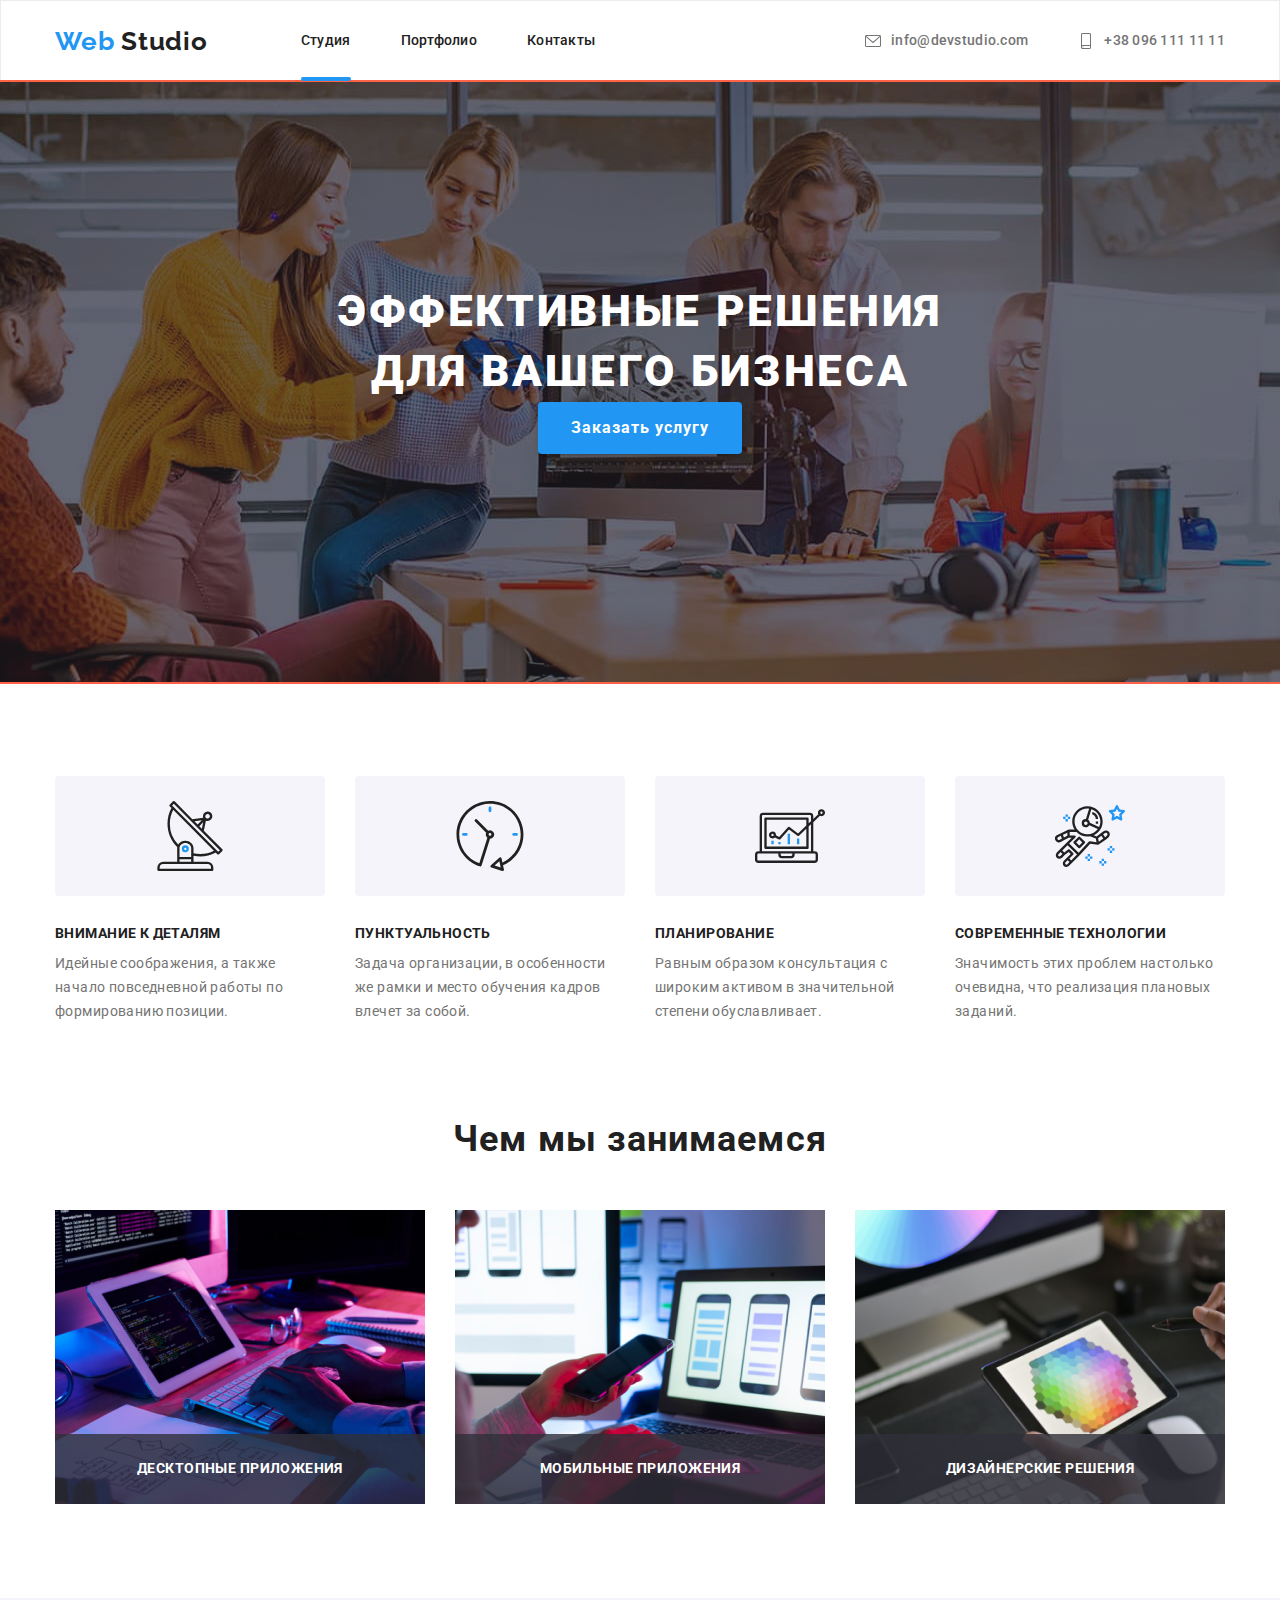
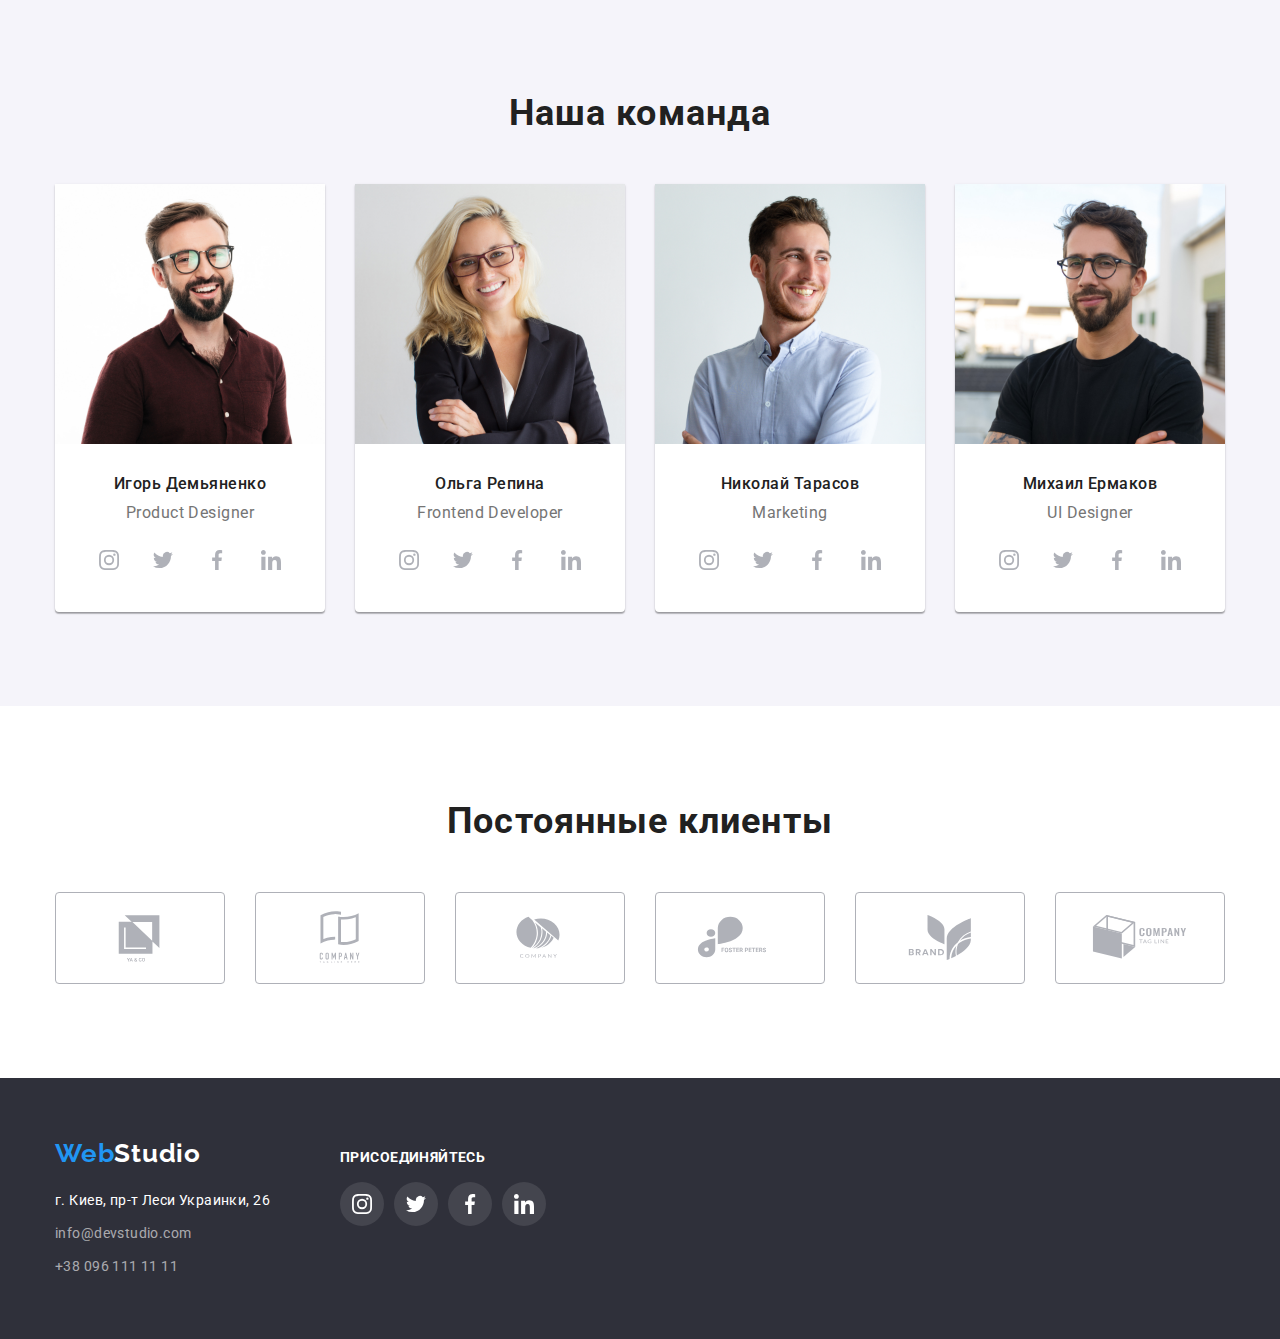
<file: index.html>
<!DOCTYPE html>
<html lang="ru">
  <head>
    <meta charset="UTF-8" />
    <meta http-equiv="X-UA-Compatible" content="IE=edge" />
    <meta name="viewport" content="width=device-width, initial-scale=1.0" />
    <title>Document</title>
    <!--Шрифты текста, с сайта Fonts.google, для двух шрифтов - 1 ссылка-->
    <link rel="preconnect" href="https://fonts.googleapis.com" />
    <link rel="preconnect" href="https://fonts.gstatic.com" crossorigin />
    <link
      href="https://fonts.googleapis.com/css2?family=Raleway:wght@700&family=Roboto:wght@400;500;700;900&display=swap"
      rel="stylesheet"
    />
    <!--Нормализация стилей, с помощью modern-normalize-->
    <link
      rel="stylesheet"
      href="https://cdnjs.cloudflare.com/ajax/libs/modern-normalize/1.1.0/modern-normalize.min.css"
    />
    <!--Активация стилей css для html-->
    <link rel="stylesheet" href="./css/styles.css" />
  </head>
  <body>
    <!--Верхняя линия-->
    <header class="page-header">
      <div class="container">
        <nav class="main-nav">
          <a href="./index.html" class="page-header-logo" title="WebStudio">
            <span>Web</span>
            Studio
          </a>
          <ul class="site-nav list">
            <li class="item">
              <a href="./index.html" class="link current" title="Студия">
                Студия
              </a>
            </li>
            <li class="item">
              <a href="./portfolio.html" class="link" title="Портфолио">
                Портфолио
              </a>
            </li>
            <li class="item">
              <a href="" class="link" title="Контакты"> Контакты </a>
            </li>
          </ul>
          <ul class="link-list list">
            <li class="item">
              <a
                href="mailto:info@devstudio.com"
                class="link"
                title="Contact us"
              >
                <svg class="icon icon-mail">
                  <use href="./images/icons/sprite.svg#icon-mail"></use>
                </svg>
                info@devstudio.com
              </a>
            </li>
            <li class="item">
              <a href="tel:+380961111111" class="link" title="Contact us">
                <svg class="icon icon-smartphone">
                  <use href="./images/icons/sprite.svg#icon-smartphone"></use>
                </svg>
                +38 096 111 11 11
              </a>
            </li>
          </ul>
        </nav>
      </div>
    </header>
    <main>
      <!--Hero-->
      <section class="hero">
        <div class="container">
          <h1 class="title centered">
            Эффективные решения<br />для вашего бизнеса
          </h1>
          <button data-modal-open type="button" class="button primary pointer">
            Заказать услугу
          </button>
        </div>
      </section>
      <!--Modal windows-->
      <div class="backdrop is-hidden" data-modal>
        <div class="modal">
          <button data-modal-close class="close-btn" type="button">
            <svg class="close-icon">
              <use
                class="close"
                width="11px"
                height="11px"
                href="./images/icons/sprite.svg#close-modal"
              ></use>
            </svg>
          </button>
        </div>
      </div>
      <!--Особенности-->
      <section class="section list">
        <div class="container">
          <h2 class="section-title exclusive">Особенности</h2>
          <ul class="feature-list list">
            <li class="list-item">
              <div class="list-item-preview">
                <svg class="icon icon-antenna">
                  <use href="./images/icons/sprite.svg#icon-antenna"></use>
                </svg>
              </div>
              <h3 class="title">Внимание к деталям</h3>
              <p class="text">
                Идейные соображения, а также начало повседневной работы по
                формированию позиции.
              </p>
            </li>
            <li class="list-item">
              <div class="list-item-preview">
                <svg class="icon icon-clock">
                  <use href="./images/icons/sprite.svg#icon-clock"></use>
                </svg>
              </div>
              <h3 class="title">Пунктуальность</h3>
              <p class="text">
                Задача&nbsp;организации,&nbsp;в&nbsp;особенности
                же&nbsp;рамки&nbsp;и&nbsp;место&nbsp;обучения&nbsp;кадров влечет
                за собой.
              </p>
            </li>
            <li class="list-item">
              <div class="list-item-preview">
                <svg class="icon icon-diagram">
                  <use href="./images/icons/sprite.svg#icon-diagram"></use>
                </svg>
              </div>
              <h3 class="title">Планирование</h3>
              <p class="text">
                Равным образом консультация с
                широким&nbsp;активом&nbsp;в&nbsp;значительной степени
                обуславливает.
              </p>
            </li>
            <li class="list-item">
              <div class="list-item-preview">
                <svg class="icon icon-astronaut">
                  <use href="./images/icons/sprite.svg#icon-astronaut"></use>
                </svg>
              </div>
              <h3 class="title">Современные технологии</h3>
              <p class="text">
                Значимость&nbsp;этих&nbsp;проблем&nbsp;настолько
                очевидна,&nbsp;что&nbsp;реализация&nbsp;плановых заданий.
              </p>
            </li>
          </ul>
        </div>
      </section>
      <!--Чем мы занимаемся-->
      <section class="section work">
        <div class="container">
          <h2 class="section-title work">Чем мы занимаемся</h2>
          <ul class="list-icons">
            <li class="icons list">
              <img
                class="icon"
                src="./images/boxes/one.png"
                alt="Програмирование"
                width="370"
              />
              <div class="overlay">
                <p class="overlay-text">Десктопные приложения</p>
              </div>
            </li>
            <li class="icons list">
              <img
                class="icon"
                src="./images/boxes/two.png"
                alt="Визуализация"
                width="370"
              />
              <div class="overlay">
                <p class="overlay-text">Мобильные приложения</p>
              </div>
            </li>
            <li class="icons list">
              <img
                class="icon"
                src="./images/boxes/three.png"
                alt="Внимание к деталям"
                width="370"
              />
              <div class="overlay">
                <p class="overlay-text">Дизайнерские решения</p>
              </div>
            </li>
          </ul>
        </div>
      </section>
      <!--Наша команда-->
      <section class="section-team">
        <div class="container">
          <h2 class="team-title">Наша команда</h2>
          <ul class="team-list list">
            <li class="photos">
              <img
                class="photo"
                src="./images/team/one.jpg"
                alt="Фотография Product Designer"
                width="270"
              />
              <div class="profession">
                <h3 class="title">Игорь Демьяненко</h3>
                <p class="text">Product Designer</p>
                <ul class="social">
                  <li class="social-links">
                    <a class="link-icon" aria-level="Instagram" href="">
                      <svg class="pic">
                        <use
                          href="./images/icons/sprite.svg#icon-instagram"
                        ></use>
                      </svg>
                    </a>
                  </li>
                  <li class="social-links">
                    <a class="link-icon" aria-lebel="Twitter" href="">
                      <svg class="pic">
                        <use
                          href="./images/icons/sprite.svg#icon-twitter"
                        ></use>
                      </svg>
                    </a>
                  </li>
                  <li class="social-links">
                    <a class="link-icon" aria-lebel="Facebook" href="">
                      <svg class="pic">
                        <use
                          href="./images/icons/sprite.svg#icon-facebook"
                        ></use>
                      </svg>
                    </a>
                  </li>
                  <li class="social-links">
                    <a class="link-icon" aria-lebel="LinkedIn" href="">
                      <svg class="pic">
                        <use href="./images/icons/sprite.svg#icon-in"></use>
                      </svg>
                    </a>
                  </li>
                </ul>
              </div>
            </li>
            <li class="photos">
              <img
                class="photo"
                src="./images/team/two.jpg"
                alt="Фотография Frontend Developer"
                width="270"
              />
              <div class="profession">
                <h3 class="title">Ольга Репина</h3>
                <p class="text">Frontend Developer</p>
                <ul class="social">
                  <li class="social-links">
                    <a class="link-icon" aria-level="Instagram" href="">
                      <svg class="pic">
                        <use
                          href="./images/icons/sprite.svg#icon-instagram"
                        ></use>
                      </svg>
                    </a>
                  </li>
                  <li class="social-links">
                    <a class="link-icon" aria-lebel="Twitter" href="">
                      <svg class="pic">
                        <use
                          href="./images/icons/sprite.svg#icon-twitter"
                        ></use>
                      </svg>
                    </a>
                  </li>
                  <li class="social-links">
                    <a class="link-icon" aria-lebel="Facebook" href="">
                      <svg class="pic">
                        <use
                          href="./images/icons/sprite.svg#icon-facebook"
                        ></use>
                      </svg>
                    </a>
                  </li>
                  <li class="social-links">
                    <a class="link-icon" aria-lebel="LinkedIn" href="">
                      <svg class="pic">
                        <use href="./images/icons/sprite.svg#icon-in"></use>
                      </svg>
                    </a>
                  </li>
                </ul>
              </div>
            </li>
            <li class="photos">
              <img
                class="photo"
                src="./images/team/three.jpg"
                alt="Фотография Marketing"
                width="270"
              />
              <div class="profession">
                <h3 class="title">Николай Тарасов</h3>
                <p class="text">Marketing</p>
                <ul class="social">
                  <li class="social-links">
                    <a class="link-icon" aria-level="Instagram" href="">
                      <svg class="pic">
                        <use
                          href="./images/icons/sprite.svg#icon-instagram"
                        ></use>
                      </svg>
                    </a>
                  </li>
                  <li class="social-links">
                    <a class="link-icon" aria-lebel="Twitter" href="">
                      <svg class="pic">
                        <use
                          href="./images/icons/sprite.svg#icon-twitter"
                        ></use>
                      </svg>
                    </a>
                  </li>
                  <li class="social-links">
                    <a class="link-icon" aria-lebel="Facebook" href="">
                      <svg class="pic">
                        <use
                          href="./images/icons/sprite.svg#icon-facebook"
                        ></use>
                      </svg>
                    </a>
                  </li>
                  <li class="social-links">
                    <a class="link-icon" aria-lebel="LinkedIn" href="">
                      <svg class="pic">
                        <use href="./images/icons/sprite.svg#icon-in"></use>
                      </svg>
                    </a>
                  </li>
                </ul>
              </div>
            </li>
            <li class="photos">
              <img
                class="photo"
                src="./images/team/four.jpg"
                alt="Фотография UI Designer"
                width="270"
              />
              <div class="profession">
                <h3 class="title">Михаил Ермаков</h3>
                <p class="text">UI Designer</p>
                <ul class="social">
                  <li class="social-links">
                    <a class="link-icon" aria-level="Instagram" href="">
                      <svg class="pic">
                        <use
                          href="./images/icons/sprite.svg#icon-instagram"
                        ></use>
                      </svg>
                    </a>
                  </li>
                  <li class="social-links">
                    <a class="link-icon" aria-lebel="Twitter" href="">
                      <svg class="pic">
                        <use
                          href="./images/icons/sprite.svg#icon-twitter"
                        ></use>
                      </svg>
                    </a>
                  </li>
                  <li class="social-links">
                    <a class="link-icon" aria-lebel="Facebook" href="">
                      <svg class="pic">
                        <use
                          href="./images/icons/sprite.svg#icon-facebook"
                        ></use>
                      </svg>
                    </a>
                  </li>
                  <li class="social-links">
                    <a class="link-icon" aria-lebel="LinkedIn" href="">
                      <svg class="pic">
                        <use href="./images/icons/sprite.svg#icon-in"></use>
                      </svg>
                    </a>
                  </li>
                </ul>
              </div>
            </li>
          </ul>
        </div>
      </section>
      <!--Постоянные клиенты-->
      <section class="section-clients">
        <div class="container">
          <h2 class="clients-title">Постоянные клиенты</h2>
          <ul class="clients-list">
            <li class="clients-item">
              <a href="" class="clients-icon">
                <svg class="icon-item" width="106px" height="60px">
                  <use href="./images/icons/sprite.svg#icon-companyone"></use>
                </svg>
              </a>
            </li>
            <li class="clients-item">
              <a href="" class="clients-icon">
                <svg class="icon-item" width="106px" height="60px">
                  <use href="./images/icons/sprite.svg#icon-companytwo"></use>
                </svg>
              </a>
            </li>
            <li class="clients-item">
              <a href="" class="clients-icon">
                <svg class="icon-item" width="106px" height="60px">
                  <use href="./images/icons/sprite.svg#icon-companythree"></use>
                </svg>
              </a>
            </li>
            <li class="clients-item">
              <a href="" class="clients-icon">
                <svg class="icon-item" width="106px" height="60px">
                  <use href="./images/icons/sprite.svg#icon-companyfour"></use>
                </svg>
              </a>
            </li>
            <li class="clients-item">
              <a href="" class="clients-icon">
                <svg class="icon-item" width="106px" height="60px">
                  <use href="./images/icons/sprite.svg#icon-companyfive"></use>
                </svg>
              </a>
            </li>
            <li class="clients-item">
              <a href="" class="clients-icon">
                <svg class="icon-item" width="106px" height="60px">
                  <use href="./images/icons/sprite.svg#icon-companysix"></use>
                </svg>
              </a>
            </li>
          </ul>
        </div>
      </section>
    </main>
    <!--Footer-->
    <footer class="footer">
      <div class="container">
        <div>
          <a href="/" class="page-footer-logo" title="WebStudio"
            ><span>Web</span>Studio</a
          >
          <address>
            <ul class="footer-list list">
              <li class="item">
                <a
                  href="https://www.google.com/maps/d/viewer?mid=10uSM3H-mIU3GznYo2szRIEphczw&hl=en_US&ll=50.42732700000001%2C30.538092&z=17"
                  target="_blank"
                  rel="noopener nofollow noreferrer"
                  class="link-adress"
                  >г. Киев, пр-т Леси Украинки, 26</a
                >
              </li>
              <li class="item">
                <a
                  href="mailto:info@devstudio.com"
                  class="link"
                  title="Contact us"
                  >info@devstudio.com</a
                >
              </li>
              <li class="item">
                <a href="tel:+380961111111" class="link" title="Contact us"
                  >+38 096 111 11 11</a
                >
              </li>
            </ul>
          </address>
        </div>
        <section class="section-join">
          <div class="footer-icons">
            <p class="join-title">Присоединяйтесь</p>
            <ul class="social">
              <li class="social-links">
                <a class="link-icon black-icon" aria-level="Instagram" href="">
                  <svg class="pic">
                    <use href="./images/icons/sprite.svg#icon-instagram"></use>
                  </svg>
                </a>
              </li>
              <li class="social-links">
                <a class="link-icon black-icon" aria-lebel="Twitter" href="">
                  <svg class="pic">
                    <use href="./images/icons/sprite.svg#icon-twitter"></use>
                  </svg>
                </a>
              </li>
              <li class="social-links">
                <a class="link-icon black-icon" aria-lebel="Facebook" href="">
                  <svg class="pic">
                    <use href="./images/icons/sprite.svg#icon-facebook"></use>
                  </svg>
                </a>
              </li>
              <li class="social-links">
                <a class="link-icon black-icon" aria-lebel="LinkedIn" href="">
                  <svg class="pic">
                    <use href="./images/icons/sprite.svg#icon-in"></use>
                  </svg>
                </a>
              </li>
            </ul>
          </div>
        </section>
      </div>
    </footer>
    <!--Підключення Modal window-->
    <script src="./js/modal.js"></script>
  </body>
</html>
</file>
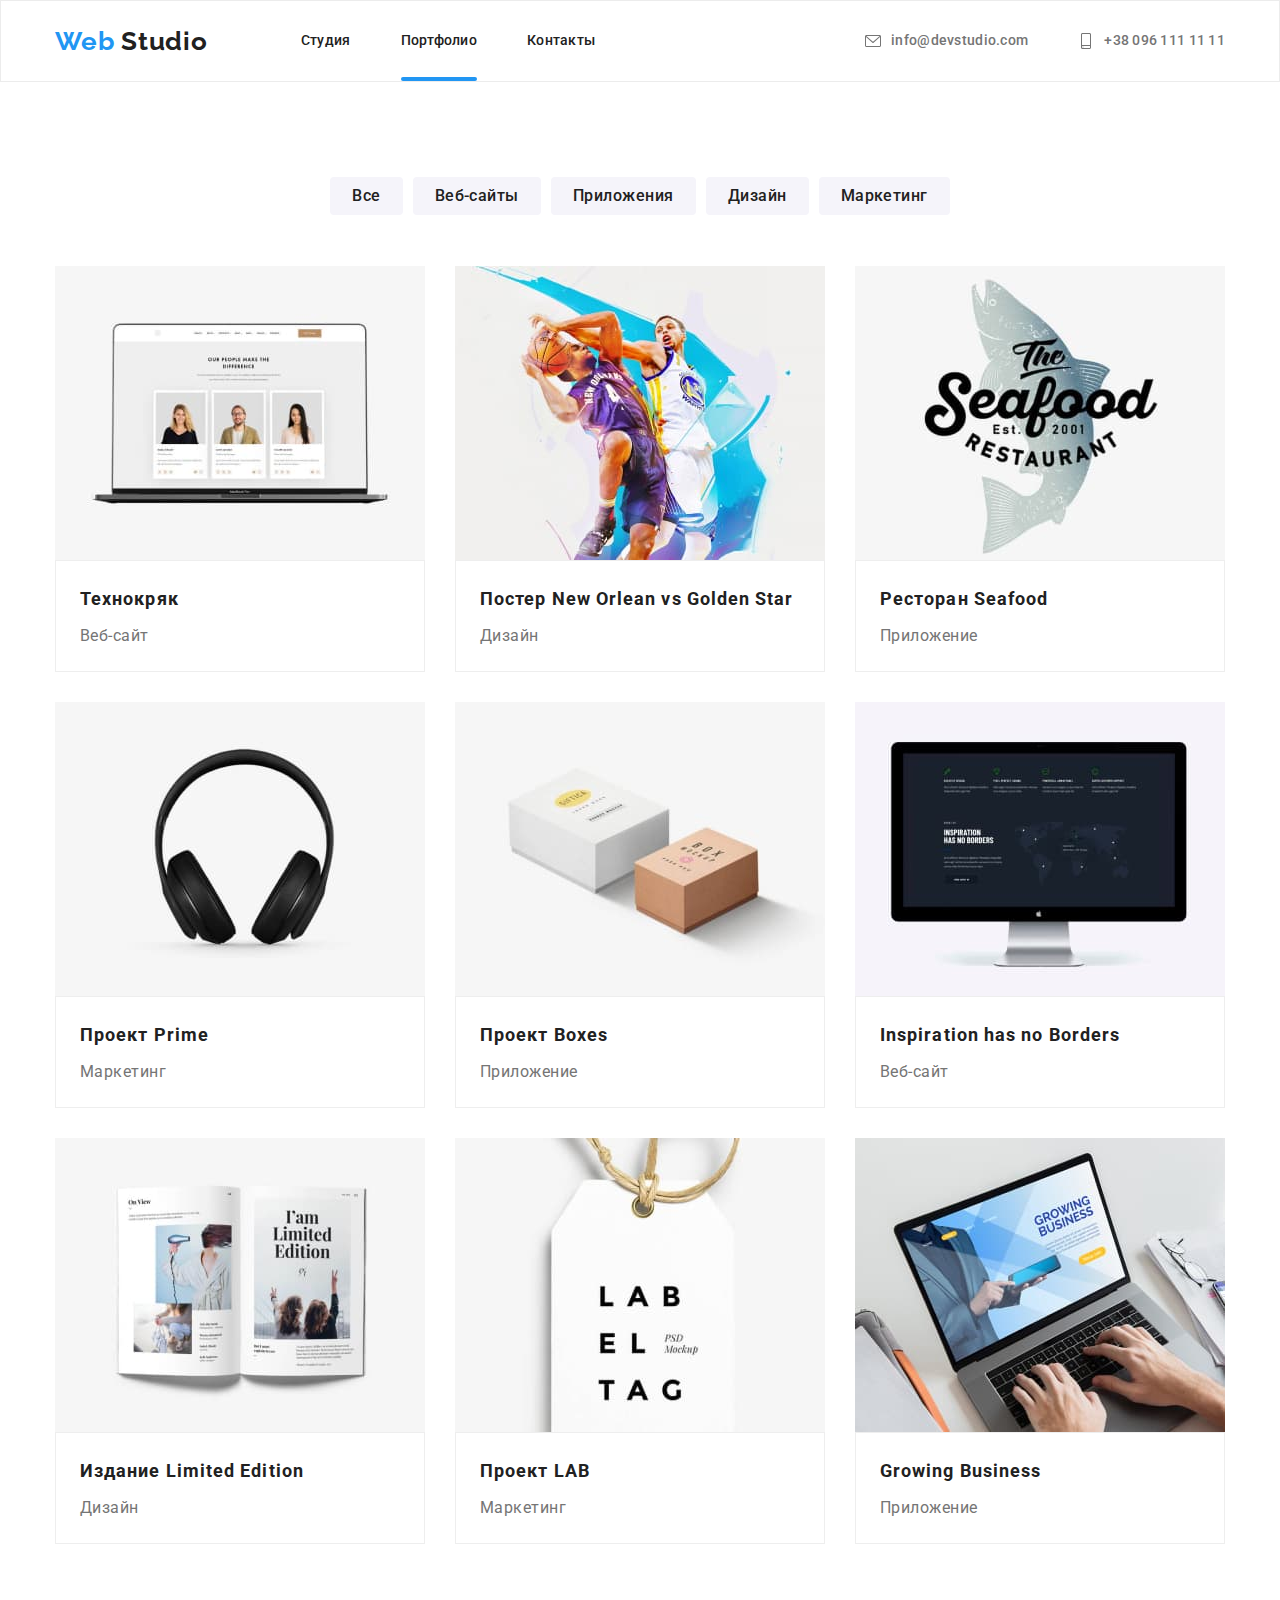
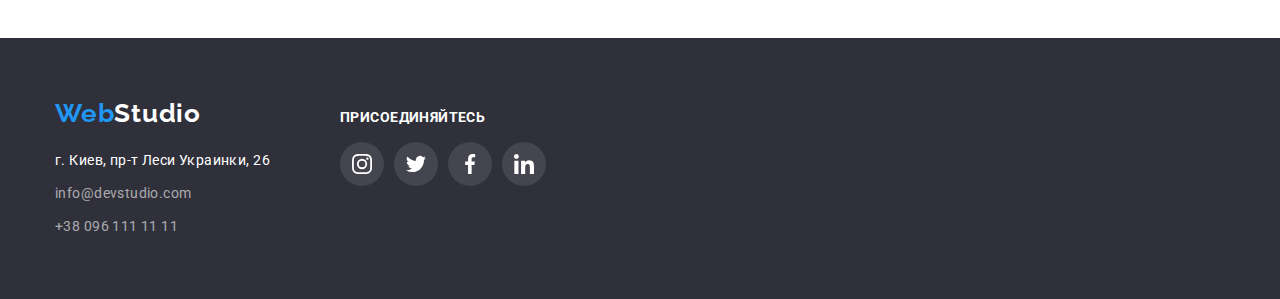
<file: portfolio.html>
<!DOCTYPE html>
<html lang="ru">
  <head>
    <meta charset="UTF-8" />
    <meta http-equiv="X-UA-Compatible" content="IE=edge" />
    <meta name="viewport" content="width=device-width, initial-scale=1.0" />
    <title>Document</title>
    <link rel="preconnect" href="https://fonts.googleapis.com" />
    <link rel="preconnect" href="https://fonts.gstatic.com" crossorigin />
    <link
      href="https://fonts.googleapis.com/css2?family=Raleway:wght@700&family=Roboto:wght@400;500;700;900&display=swap"
      rel="stylesheet"
    />
    <link rel="stylesheet" href="./css/styles.css" />
  </head>
  <body>
    <!--Верхняя линия-->
    <header class="page-header">
      <div class="container">
        <nav class="main-nav">
          <a href="./index.html" class="page-header-logo" title="WebStudio">
            <span>Web</span>
            Studio
          </a>
          <ul class="site-nav list">
            <li class="item">
              <a href="./index.html" class="link" title="Студия"> Студия </a>
            </li>
            <li class="item">
              <a href="./portfolio.html" class="link current" title="Портфолио">
                Портфолио
              </a>
            </li>
            <li class="item">
              <a href="" class="link" title="Контакты"> Контакты </a>
            </li>
          </ul>
          <ul class="link-list list">
            <li class="item">
              <a
                href="mailto:info@devstudio.com"
                class="link"
                title="Contact us"
              >
                <svg class="icon icon-mail">
                  <use xlink:href="./images/icons/sprite.svg#icon-mail"></use>
                </svg>
                info@devstudio.com
              </a>
            </li>
            <li class="item">
              <a href="tel:+380961111111" class="link" title="Contact us">
                <svg class="icon icon-smartphone">
                  <use
                    xlink:href="./images/icons/sprite.svg#icon-smartphone"
                  ></use>
                </svg>
                +38 096 111 11 11
              </a>
            </li>
          </ul>
        </nav>
      </div>
    </header>
    <main>
      <!--Filters-->
      <section class="section filters">
        <div class="container">
          <h1 class="section-title filters">Filters</h1>
          <ul class="list buttons">
            <li class="item-btn">
              <button type="button" class="button-portfolio">Все</button>
            </li>
            <li class="item-btn">
              <button type="button" class="button-portfolio">Веб-сайты</button>
            </li>
            <li class="item-btn">
              <button type="button" class="button-portfolio">Приложения</button>
            </li>
            <li class="item-btn">
              <button type="button" class="button-portfolio">Дизайн</button>
            </li>
            <li class="item-btn">
              <button type="button" class="button-portfolio">Маркетинг</button>
            </li>
          </ul>
          <!--Projects-->
          <ul class="project list">
            <li class="item-cards">
              <div class="cards-overlay">
                <img
                  src="./images/portfolio/Technoquack.jpg"
                  alt="Показан веб-сайт на ноутбуке"
                  width="370"
                />
                <p class="cards-overlay-text">
                  Ресурс предлагает комплексные предложения с разным уровнем
                  функционала и сервисов. Все это позволит посетителю получить
                  исчерпывающие сведения о компании или частном лице.
                </p>
              </div>
              <div class="project cards">
                <h2 class="title">Технокряк</h2>
                <p class="text">Веб-сайт</p>
              </div>
            </li>
            <li class="item-cards">
              <div class="cards-overlay">
                <img
                  src="./images/portfolio/Poster.jpg"
                  alt="Постер"
                  width="370"
                />
                <p class="cards-overlay-text">
                  Ресурс предлагает комплексные предложения с разным уровнем
                  функционала и сервисов. Все это позволит посетителю получить
                  исчерпывающие сведения о компании или частном лице.
                </p>
              </div>
              <div class="project cards">
                <h2 class="title">Постер New Orlean vs Golden Star</h2>
                <p class="text">Дизайн</p>
              </div>
            </li>
            <li class="item-cards">
              <div class="cards-overlay">
                <img
                  src="./images/portfolio/Restaurant.jpg"
                  alt="Логотип приложения Ресторана Seafood"
                  width="370"
                />
                <p class="cards-overlay-text">
                  Ресурс предлагает комплексные предложения с разным уровнем
                  функционала и сервисов. Все это позволит посетителю получить
                  исчерпывающие сведения о компании или частном лице.
                </p>
              </div>
              <div class="project cards">
                <h2 class="title">Ресторан Seafood</h2>
                <p class="text">Приложение</p>
              </div>
            </li>
            <li class="item-cards">
              <div class="cards-overlay">
                <img
                  src="./images/portfolio/PrPrime.jpg"
                  alt="Безпроводные, черные наушники на белом фоне"
                  width="370"
                />
                <p class="cards-overlay-text">
                  Ресурс предлагает комплексные предложения с разным уровнем
                  функционала и сервисов. Все это позволит посетителю получить
                  исчерпывающие сведения о компании или частном лице.
                </p>
              </div>
              <div class="project cards">
                <h2 class="title">Проект Prime</h2>
                <p class="text">Маркетинг</p>
              </div>
            </li>
            <li class="item-cards">
              <div class="cards-overlay">
                <img
                  src="./images/portfolio/PrBoxes.jpg"
                  alt="Коробки на белом фоне"
                  width="370"
                />
                <p class="cards-overlay-text">
                  Ресурс предлагает комплексные предложения с разным уровнем
                  функционала и сервисов. Все это позволит посетителю получить
                  исчерпывающие сведения о компании или частном лице.
                </p>
              </div>
              <div class="project cards">
                <h2 class="title">Проект Boxes</h2>
                <p class="text">Приложение</p>
              </div>
            </li>
            <li class="item-cards">
              <div class="cards-overlay">
                <img
                  src="./images/portfolio/Inspiration.jpg"
                  alt="На мониторе компъютера показан сайт"
                  width="370"
                />
                <p class="cards-overlay-text">
                  Ресурс предлагает комплексные предложения с разным уровнем
                  функционала и сервисов. Все это позволит посетителю получить
                  исчерпывающие сведения о компании или частном лице.
                </p>
              </div>
              <div class="project cards">
                <h2 class="title">Inspiration has no Borders</h2>
                <p class="text">Веб-сайт</p>
              </div>
            </li>
            <li class="item-cards">
              <div class="cards-overlay">
                <img
                  src="./images/portfolio/Edition.jpg"
                  alt="Журнал со статьей издательства"
                  width="370"
                />
                <p class="cards-overlay-text">
                  Ресурс предлагает комплексные предложения с разным уровнем
                  функционала и сервисов. Все это позволит посетителю получить
                  исчерпывающие сведения о компании или частном лице.
                </p>
              </div>
              <div class="project cards">
                <h2 class="title">Издание Limited Edition</h2>
                <p class="text">Дизайн</p>
              </div>
            </li>
            <li class="item-cards">
              <div class="cards-overlay">
                <img
                  src="./images/portfolio/PrLAB.jpg"
                  alt="Лейба с логотипом компании"
                  width="370"
                />
                <p class="cards-overlay-text">
                  Ресурс предлагает комплексные предложения с разным уровнем
                  функционала и сервисов. Все это позволит посетителю получить
                  исчерпывающие сведения о компании или частном лице.
                </p>
              </div>
              <div class="project cards">
                <h2 class="title">Проект LAB</h2>
                <p class="text">Маркетинг</p>
              </div>
            </li>
            <li class="item-cards">
              <div class="cards-overlay">
                <img
                  src="./images/portfolio/Business.jpg"
                  alt="Открыто приложение на ноутбуке"
                  width="370"
                />
                <p class="cards-overlay-text">
                  Ресурс предлагает комплексные предложения с разным уровнем
                  функционала и сервисов. Все это позволит посетителю получить
                  исчерпывающие сведения о компании или частном лице.
                </p>
              </div>
              <div class="project cards">
                <h2 class="title">Growing Business</h2>
                <p class="text">Приложение</p>
              </div>
            </li>
          </ul>
        </div>
      </section>
    </main>
    <!--Footer-->
    <footer class="footer">
      <div class="container">
        <div>
          <a href="/" class="page-footer-logo" title="WebStudio"
            ><span>Web</span>Studio</a
          >
          <address>
            <ul class="footer-list list">
              <li class="item">
                <a
                  href="https://www.google.com/maps/d/viewer?mid=10uSM3H-mIU3GznYo2szRIEphczw&hl=en_US&ll=50.42732700000001%2C30.538092&z=17"
                  target="_blank"
                  rel="noopener nofollow noreferrer"
                  class="link-adress"
                  >г. Киев, пр-т Леси Украинки, 26</a
                >
              </li>
              <li class="item">
                <a
                  href="mailto:info@devstudio.com"
                  class="link"
                  title="Contact us"
                  >info@devstudio.com</a
                >
              </li>
              <li class="item">
                <a href="tel:+380961111111" class="link" title="Contact us"
                  >+38 096 111 11 11</a
                >
              </li>
            </ul>
          </address>
        </div>
        <section class="section-join">
          <div class="footer-icons">
            <p class="join-title">Присоединяйтесь</p>
            <ul class="social">
              <li class="social-links">
                <a class="link-icon black-icon" aria-level="Instagram" href="">
                  <svg class="pic">
                    <use href="./images/icons/sprite.svg#icon-instagram"></use>
                  </svg>
                </a>
              </li>
              <li class="social-links">
                <a class="link-icon black-icon" aria-lebel="Twitter" href="">
                  <svg class="pic">
                    <use href="./images/icons/sprite.svg#icon-twitter"></use>
                  </svg>
                </a>
              </li>
              <li class="social-links">
                <a class="link-icon black-icon" aria-lebel="Facebook" href="">
                  <svg class="pic">
                    <use href="./images/icons/sprite.svg#icon-facebook"></use>
                  </svg>
                </a>
              </li>
              <li class="social-links">
                <a class="link-icon black-icon" aria-lebel="LinkedIn" href="">
                  <svg class="pic">
                    <use href="./images/icons/sprite.svg#icon-in"></use>
                  </svg>
                </a>
              </li>
            </ul>
          </div>
        </section>
      </div>
    </footer>
  </body>
</html>
</file>
<file: css/styles.css>
html {
  box-sizing: border-box;
}

*,
*::before,
*::after {
  box-sizing: border-box;
}

*,
*::before,
*::after {
  box-sizing: inherit;
  outline: 1 px solid red;
}

:root {
  /* Fonts */
  --main-font: "Roboto", sans-serif;
  --logo-font: "Raleway", sans-serif;
  /* Text colors */
  --primary-text-color: #212121;
  --title-text-color: #757575;
  --logo-text-color: #2196f3;
  --logo-text-color-footer: #ffffff;
  --hero-text-color: #ffffff;
  --accent-text-color: #2196f3;
  --contacts-link-color: #ffffff;
  --contacts-text-color: rgba(255, 255, 255, 0.6);
  --contacts-text-color-head: #757575;
  --contacts-text-color-adress: #ffffff;
  --primary-bgc-color-button: #2196f3;
  --secondary-bgc-color-button: #f5f4fa;
  /* Text color position-elements (works, cards-projects) */
  --primary-text-color-pos-el: #FFFFFF;
  /* Background colors */
  --head: #ffffff;
  --hero: #2f303a;
  --main: #e5e5e5;
  --footer: #2f303a;
  /* Text color button */
  --primary-text-button: #ffffff;
  --secondary-text-button: #212121;
  /* Background colors button */
  --primary-bgc-color-button: #2196f3;
  --secondary-bgc-color-button: #f5f4fa;
  /*Color icons*/
  --primary-color-icon: #afb1b8;
  --acent-color-icons: #2196f3;

  /*Colors for icons company-clients*/
  --primary-color-border: #afb1b8;
  --color-icons-company: #afb1b8;

  /*Background color-linial-contacts*/
  --primary-bgr-color-linial: #2196F3;

  /* Modal window */
  --bgr-color-modal-window: #FFFFFF;

  /* Animation */
  --duration: 250ms;
  --timing-function: cubic-bezier(0.4, 0, 0.2, 1);
}

/* цвет основного текста #212121 */
/* цвет вторичного текста #757575 */
/* цвет текста части логотипа #2196F3 */
/* белый #FFFFFF */
/* акцент #2196F3 */
/* цвет контактов в шапке #757575; */
/* цвет контактов в футере rgba(255, 255, 255, 0.6) */
/* цвет шапки #FFFFFF */
/* цвет фона #E5E5E5 */
/* вторичный цвет фона #F5F4FA */
/* цвет героя и футера #2F303A */
/* цвет кнопок #F5F4FA */

/* Base styles */

body {
  margin: 0;

  color: var(--primary-text-color);

  font-family: Roboto, sans-serif;
}

h1,
h2,
h3,
h4,
h5,
h6,
p,
ul {
  margin: 0;
  /* margin-top: 0; */
}

header {
  background-color: #ffffff;
  border: 1px solid #ececec;
}

.container {
  margin-left: auto;
  margin-right: auto;
  width: 1200px;
  padding-left: 15px;
  padding-right: 15px;

  /*outline: 2px solid tomato;*/
}

.list {
  list-style: none;

  padding: 0;
  margin: 0;
}

/*  Logo */

.page-header-logo {
  color: var(--primary-text-color);

  font-family: Raleway, cursive;
  font-weight: 700;
  font-size: 26px;
  line-height: 1.19;
  letter-spacing: 0.03em;
  text-decoration: none;
}

.page-header-logo span {
  color: var(--accent-text-color);
}

/* Main-nav */

.main-nav {
  display: flex;
  align-items: center;
}

/* Site nav */

.site-nav .link {
  color: var(--primary-text-color);

  font-weight: 500;
  font-size: 14px;
  line-height: 1.14;
  letter-spacing: 0.02em;
  text-decoration: none;

  transition-property: color;
  transition-duration: var(--duration);
  transition-timing-function: var(--timing-function);
}

.site-nav .link:hover,
.site-nav .link:focus {
  color: var(--logo-text-color);
}

.site-nav .link.current {
  color: var(--primary-text-color);

  transition-property: color;
  transition-duration: var(--duration);
  transition-timing-function: var(--timing-function);
}

.site-nav .link.current:hover,
.site-nav .link.current:focus {
  color: var(--logo-text-color);
}

.site-nav {
  margin-left: 93px;
  display: flex;
}

.site-nav .link {
  display: block;
  padding-top: 32px;
  padding-bottom: 32px;
}

.site-nav .item:not(:last-child) {
  margin-right: 50px;
}

/*  Link list */

.link.current {
  position: relative;
}

.link.current::after {
  position: absolute;
  content: "";
  display: block;
  width: 100%;
  height: 4px;
  bottom: 0;
  left: 0;
  
  border-radius: 2px;
  background-color: var(--primary-bgr-color-linial);
}

.link-list .link {
  display: flex;

  color: var(--contacts-text-color-head);

  font-weight: 500;
  font-size: 14px;
  line-height: 1.14;
  letter-spacing: 0.02em;
  text-decoration: none;
  align-items: center;

  transition-property: color;
  transition-duration: var(--duration);
  transition-timing-function: var(--timing-function);
}

.link-list .link .icon {
  margin-right: 10px;
  width: 16px;
  height: 16px;
  fill: currentColor;
}

.link-list .link:hover,
.link-list .link:focus {
  color: var(--logo-text-color);
}

.link-list {
  display: flex;
  margin-left: auto;
}

.link-list.list .item + .item {
  margin-left: 50px;
}

/* Hero */

.hero {
  padding-top: 200px;
  padding-bottom: 200px;

  background-color: #2f303a;

  max-width: 1600px;
  height: 600px;
  margin-left: auto;
  margin-right: auto;

  background-image: linear-gradient(
      to right,
      rgba(47, 48, 58, 0.4),
      rgba(47, 48, 58, 0.4)
    ),
    url(../images/hero/img.jpg);
  background-repeat: no-repeat;
  background-position: center;
  background-size: cover;
  outline: 2px solid tomato;
}

.hero .title {
  display: block;

  color: var(--hero-text-color);

  font-weight: 900;
  font-size: 44px;
  line-height: 1.36;
  /*text-align: center;*/
  letter-spacing: 0.06em;
  text-transform: uppercase;
}

.hero-container h1 {
  margin-bottom: 30px;
}

.hero {
  text-align: center;
}

/*  Кнопка "Заказать услугу" */

.button.primary {
  transition-property: color, background-color;
  transition-duration: var(--duration);
  transition-timing-function: var(--timing-function);

  border-radius: 4px;
  border: 1px solid transparent;
  box-shadow: 0px 4px 4px rgba(0, 0, 0, 0.15);
  padding: 10px 32px;
  min-width: 136px;
  text-align: center;

  background-color: var(--primary-bgc-color-button);
  color: var(--primary-text-button);

  font-family: inherit;
  font-weight: 700;
  font-size: 16px;
  line-height: 1.88;
  text-align: center;
  letter-spacing: 0.06em;
}

.button.primary:hover,
.button.primary:focus {
  background-color: var(--secondary-bgc-color-button);
  color: var(--secondary-text-button);
}

.button {
  cursor: pointer;
}

/* Modal window */

.backdrop {
  position: fixed;
  top: 0;
  left: 0;

  width: 100%;
  height: 100%;

  background-color: rgba(0, 0, 0, 0.2);

  opacity: 1;
  transition: opacity 250ms cubic-bezier(0.4, 0, 0.2, 1); 
 
}

.backdrop.is-hidden {
  opacity: 0;
  pointer-events: none;
}

.backdrop.is-hidden .modal {
  transform: translate(-50%, -50%) scale(0.9);
}

.modal {
  position: absolute;
  top: 50%;
  left: 50%;

  min-width: 528px;
  min-height: 581px;

  background-color: var(--bgr-color-modal-window);

  background: #FFFFFF;
  box-shadow: 0px 1px 3px rgba(0, 0, 0, 0.12), 0px 1px 1px rgba(0, 0, 0, 0.14), 0px 2px 1px rgba(0, 0, 0, 0.2);
  border-radius: 4px;

  transform: translate(-50%, -50%) scale(1);

  transform: 250ms cubic-bezier(0.4, 0, 0.2, 1);
}

.close-btn {
  position: absolute;
  top: 8px;
  right: 8px;

  width: 30px;
  height: 30px;

  display: flex;
  justify-content: center;
  align-items: center;

  border-radius: 50%;

  background: transparent;
  border: 1px solid rgba(0, 0, 0, 0.1);

  cursor: pointer;
}

.close-icon {
  width: 11px;
  height: 11px;
}

/* Section in index.html and portfolio */

/*  Section для index.html */

.section .section-title,
.section-team .team-title {
  color: var(--primary-text-color);

  font-weight: 700;
  font-size: 36px;
  line-height: 1.17;
  text-align: center;
  letter-spacing: 0.03em;
}

.section-team .team-title {
  margin-bottom: 50px;
}

/* Особенности */

.section-title.exclusive {
  display: none;
}

.section.list {
  padding-top: 94px;
}

.feature-list .title {
  padding-bottom: 10px;

  color: var(--primary-text-color);

  font-style: normal;
  font-weight: 700;
  font-size: 14px;
  line-height: 1.14;
  letter-spacing: 0.03em;
  text-transform: uppercase;
}

.feature-list .text {
  color: var(--title-text-color);

  font-size: 14px;
  line-height: 1.71;
  letter-spacing: 0.03em;
}

.feature-list .list-item {
  padding-top: 0px;
  padding-left: 0px;
  padding-right: 0px;
  margin-right: 30px;

  width: 270px;
}

.feature-list .list-item:last-child {
  margin-right: 0px;
  padding-right: 0px;
}

.feature-list {
  display: flex;
}

.feature-list .list-item .icon {
  width: 70px;
  height: 70px;
}

.list-item-preview {
  display: flex;
  justify-content: center;
  align-items: center;
  height: 120px;
  margin-bottom: 30px;
  background-color: #f5f4fa;
  border-radius: 4px;
}

/* Чем мы занимаемся */

.overlay-text {
  width: 370px;
  height: 70px;
  

  position: absolute;
  bottom: 0;
  right: 0;

  display: flex;
  justify-content: center;
  align-items: center;

  font-family: var(--main-font);
  font-weight: 700;
  font-size: 14px;
  line-height: 1.14;
  
  letter-spacing: 0.03em;
  text-transform: uppercase;
  
  color: var(--primary-text-color-pos-el) ;

  background-color: rgba(47, 48, 58, 0.8);
}

.icons.list {
  position: relative;
  z-index: -1;
}

.icon {
  display: block;
}

.section-title.work {
  margin-bottom: 50px;
}

.list-icons {
  display: flex;
  padding: 0px;
  justify-content: space-between;
}

.list-icons {
  gap: 30px;
}

.section.work {
  padding-top: 94px;
  padding-bottom: 94px;
}

/* Team */

.team-list .title {
  padding-bottom: 10px;

  color: var(--primary-text-color);

  font-weight: 500;
  font-size: 16px;
  line-height: 1.19;
  text-align: center;
  letter-spacing: 0.03em;
}

.team-list .text {
  color: var(--title-text-color);

  font-size: 16px;
  line-height: 1.19;
  text-align: center;
  letter-spacing: 0.03em;
}

.team-list {
  display: flex;
  justify-content: space-between;
}

.team-list {
  gap: 30px;
}

.section-team {
  padding-top: 94px;
  padding-bottom: 94px;

  background: #F5F4FA;
}

.photos {
  background-color: #FFFFFF;
  box-shadow: 0px 1px 3px rgba(0, 0, 0, 0.12), 0px 1px 1px rgba(0, 0, 0, 0.14),
    0px 2px 1px rgba(0, 0, 0, 0.2);
  border-radius: 0px 0px 4px 4px;
}

.profession {
  padding-top: 30px;
  padding-bottom: 30px;
}

.team-icons {
  list-style: none;
}

.social {
  display: flex;
  align-items: center;
  justify-content: center;
  margin-top: 16px;

  gap: 10px;

  padding: 0px;

  list-style: none;
}

.icons:last-child {
  margin-right: 0px;
}

.link-icon {
  transition-property: color, background-color;
  transition-duration: var(--duration);
  transition-timing-function: var(--timing-function);

  display: flex;
  align-items: center;
  justify-content: center;
  border-radius: 50%;
  color: var(--primary-color-icon);
}

.link-icon:hover,
.link-icon:focus,
.link-icon.black-icon:hover,
.link-icon.black-icon:focus{
  background-color: var(--acent-color-icons);
  color: #ffffff;
}

.link-icon .pic{
  width: 44px;
  height: 44px;
  fill: currentColor;
}

.link-icon.black-icon {
  transition-property: color, background-color;
  transition-duration: var(--duration);
  transition-timing-function: var(--timing-function);

  background-color: rgba(255, 255, 255, 0.1);
  color: #ffffff;
}

/* Clients */

.clients-title {
  margin-bottom: 50px;
  color: var(--primary-text-color);
  font-weight: 700;
  font-size: 36px;
  line-height: 1.17;
  text-align: center;
  letter-spacing: 0.03em;
}

.section-clients {
  padding-top: 94px;
  padding-bottom: 94px;
}

.clients-list {
  display: flex;
  list-style: none;
  gap: 30px;
  justify-content: center;
  
  padding: 0;
  margin: 0;
}

.clients-item{
  list-style: none;
  
}

.clients-icon{
  transition-property: fill, border-color;
  transition-duration: var(--duration);
  transition-timing-function: var(--timing-function);

  display: flex;
  justify-content: center;
  align-items: center;
  gap: 30px;
  width: 170px;
  height: 92px;

  border: 1px solid #afb1b8;
  border-radius: 4px;
  fill: var(--color-icons-company);
}

.clients-icon:focus,
.clients-icon:hover {
  fill: #2196f3;
  border-color: #2196f3;
}

/*  Logo Footer */

.page-footer-logo {
  display: block;

  color: var(--logo-text-color-footer);
}

.page-footer-logo span {
  color: var(--accent-text-color);
}

.page-footer-logo {
  font-family: Raleway, cursive;

  font-weight: 700;
  font-size: 26px;
  line-height: 1.19;
  letter-spacing: 0.03em;
  text-decoration: none;
}

/*  Footer */

.footer-list .link-adress {
  transition-property: color;
  transition-duration: var(--duration);
  transition-timing-function: var(--timing-function);

  color: var(--contacts-link-color);

  font-style: normal;
  font-size: 14px;
  line-height: 1.71;
  letter-spacing: 0.03em;
  text-decoration: none;
}

.footer-list .link-adress:hover,
.footer-list .link-adress:focus {
  color: var(--accent-text-color);
}

.footer-list .link {
  transition-property: color;
  transition-duration: var(--duration);
  transition-timing-function: var(--timing-function);
  
  color: var(--contacts-text-color);

  font-style: normal;
  font-size: 14px;
  line-height: 1.71;
  letter-spacing: 0.03em;
  text-decoration: none;
}

.footer-list .link:hover,
.footer-list .link:focus {
  color: var(--accent-text-color);
}

.footer-list {
  margin-top: 20px;
}

.footer-list > .item.item:not(:last-child) {
  margin-bottom: 9px;
}

.footer {
  padding-top: 60px;
  padding-bottom: 60px;

  background-color: #2f303a;
}

/* Footer-icons */

.join-title {
  font-weight: 700;
  font-size: 14px;
  line-height: 1.14;
  letter-spacing: 0.03em;
  text-decoration: none;
  text-transform: uppercase;

  color: #FFFFFF;
}

.footer .container{
  display: flex;
  gap: 70px;
}

.footer .social{
  gap:10px;
  justify-content: flex-start;

}

.section-join{
 margin-top: 12px;
}
/****************************/

/*  для portfolio.html */

.container.main {
  padding-top: 94px;
  padding-bottom: 94px;
}

.section-title.filters {
  display: none;
}

/*  Кнопки фильтра портфолио */

.button-portfolio {
  transition-property: color, background-color, box-shadow;
  transition-duration: var(--duration);
  transition-timing-function: var(--timing-function);

  padding: 6px 22px;
  background-color: var(--secondary-bgc-color-button);
  color: var(--secondary-text-button);

  font-family: inherit;
  font-weight: 500;
  font-size: 16px;
  line-height: 1.63;
  text-align: center;
  letter-spacing: 0.03em;

  line-height: 1.62;

  border-radius: 4px;
  border: none;

  cursor: pointer;
}

.button-portfolio:hover,
.button-portfolio:focus,
.button-portfolio.active {
  background-color: var(--primary-bgc-color-button);
  color: var(--primary-text-button);

  box-shadow: 0px 3px 1px rgba(0, 0, 0, 0.1), 0px 1px 2px rgba(0, 0, 0, 0.08),
   0px 2px 2px rgba(0, 0, 0, 0.12);
}

.list.buttons {
  margin-bottom: 50px;
  display: flex;
  justify-content: center;
}

.list.buttons .item-btn {
  display: inline-block;
  border: 1px solid transparent;
}

.list.buttons .item-btn:not(:last-child) {
  margin-right: 8px;
}

/* Projects */

.cards-overlay {
  overflow: hidden;
  position: relative;
}

.cards-overlay-text {
  transform: translateY(101%);
  transition: var(--duration);
  transition-timing-function: var(--timing-function);

  position: absolute;
  top: 0;
  left: 0;

  width: 370px;
  height: 294px;

  margin: 0px;
  padding: 63px 24px 63px 24px;

  font-family: var(--main-font);
  font-weight: 400;
  font-size: 18px;
  line-height: 1.56;
  letter-spacing: 0.03em;
  text-align: left;
 
  color: var(--primary-text-color-pos-el);
  background: rgba(33, 150, 243, 0.9);
}

.item-cards:hover .cards-overlay-text {
  transform: translateY(0);
}

.section.filters {
  padding-top: 94px;
  padding-bottom: 94px;
}

.project.cards {
  padding-top: 20px;
  padding-bottom: 20px;
  padding-right: 24px;
  padding-left: 24px;

  border: 1px solid #eeeeee;
}

.project .title {
  margin-bottom: 4px;

  color: var(--primary-text-color);

  font-weight: 700;
  font-size: 18px;
  line-height: 2;
  letter-spacing: 0.06em;
}

.project .text {
  color: var(--title-text-color);

  font-size: 16px;
  line-height: 1.88;
  letter-spacing: 0.03em;
}

.project.list {
  display: flex;
  flex-wrap: wrap;
  gap: 30px;
}

.project .item {
  gap: 30px;
}

.project .item h2 p {
  border: 1px solid #eeeeee;
}

img {
  display: block;
}

.item-cards {
  transition-property: box-shadow;
  transition-duration: var(--duration);
  transition-timing-function: var(--timing-function);
}

.item.active {
  transition-property: box-shadow;
  transition-duration: var(--duration);
  transition-timing-function: var(--timing-function);
  }

.item-cards:hover,
.item-cards:focus,
.item.active {
  box-shadow: 0px 1px 1px rgba(0, 0, 0, 0.12), 0px 4px 4px rgba(0, 0, 0, 0.06),
    1px 4px 6px rgba(0, 0, 0, 0.16);
}
</file>
